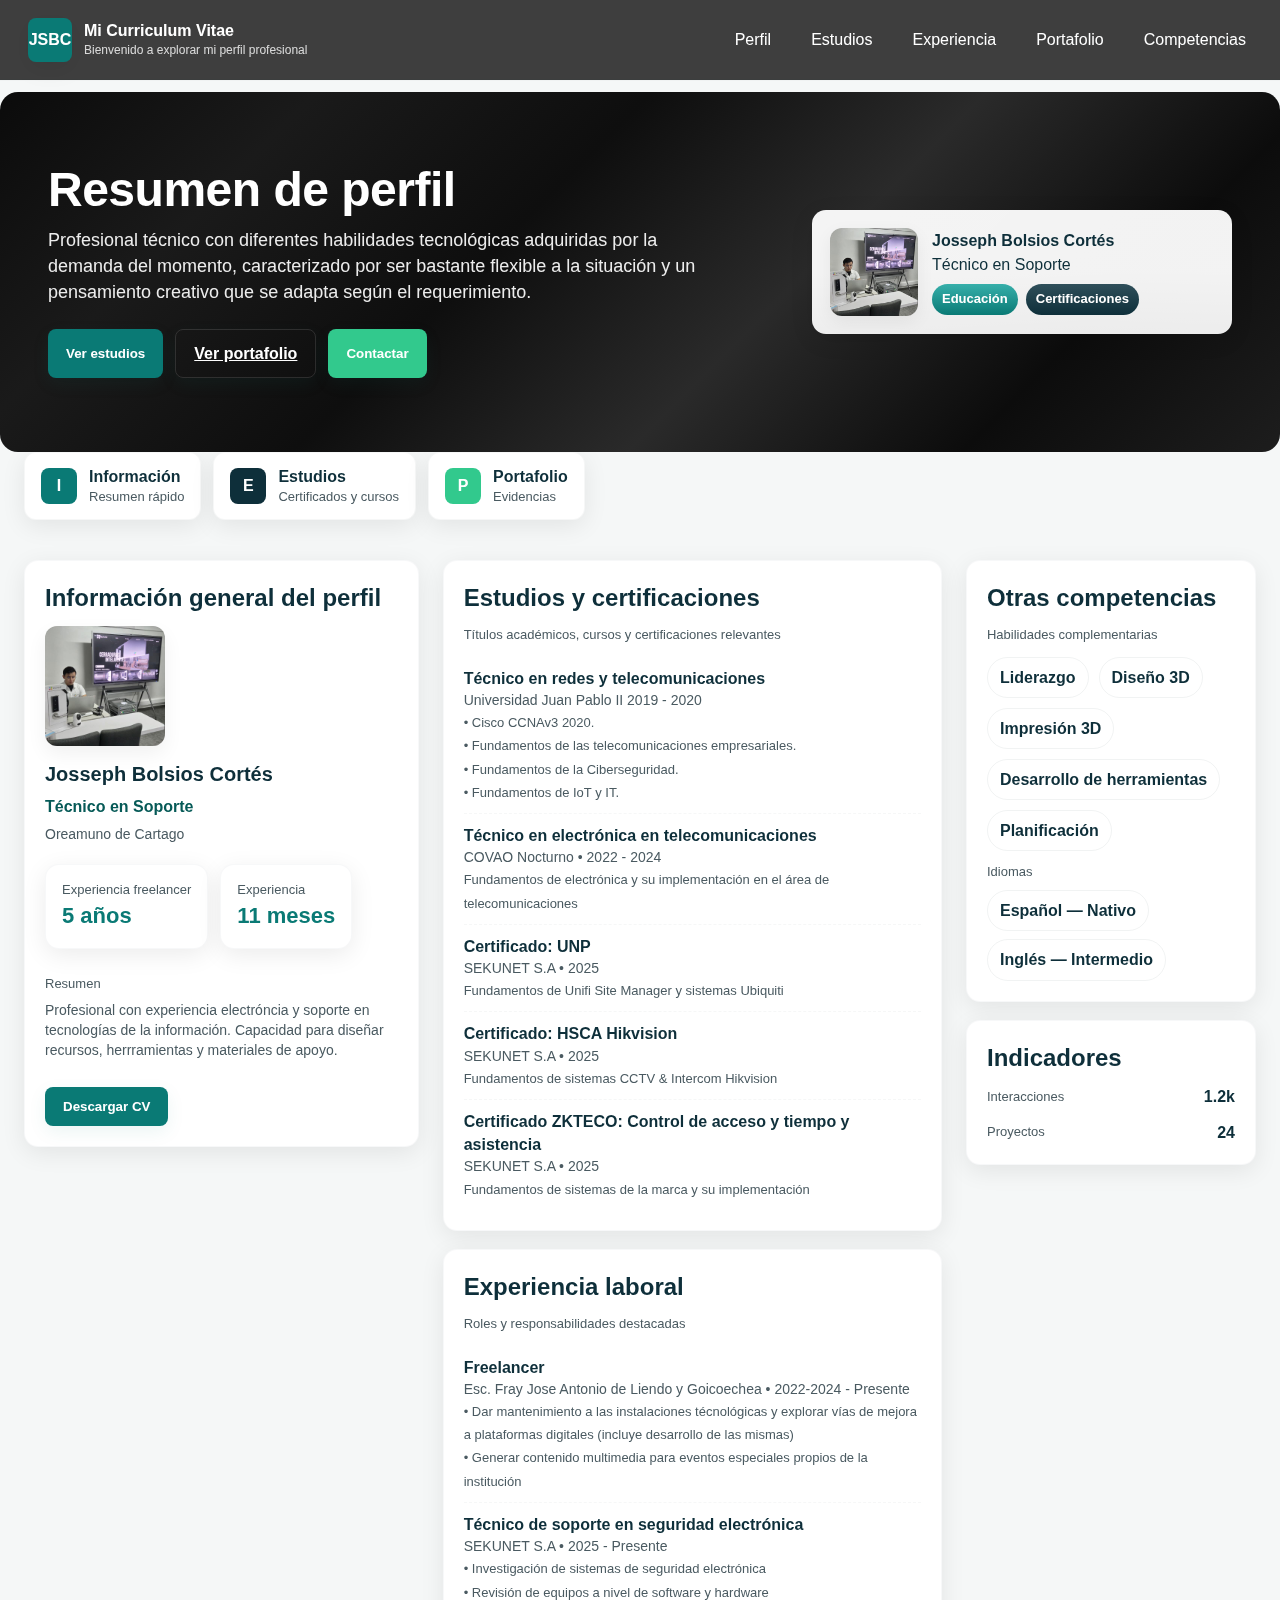
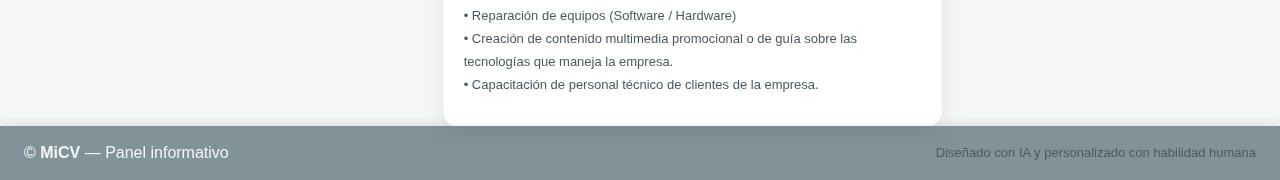
<file: index.html>
<!doctype html>
<html lang="es">
<head>
  <meta charset="utf-8" />
  <meta name="viewport" content="width=device-width,initial-scale=1" />
  <title>Dashboard Educativo — Perfil</title>
  <link rel="stylesheet" href="styles.css"> <!-- Enlace al nuevo archivo CSS -->
</head>
<body>
  <!-- NAVBAR -->
  <header class="navbar">
    <div class="container nav-inner">
      <div style="display:flex;align-items:center;gap:12px">
        <div class="brand" aria-hidden="true">
          <div class="logo">JSBC</div>
          <div style="color:var(--text-inverse)">
            <div style="font-weight:700">Mi Curriculum Vitae</div>
            <div style="font-size:12px;color:rgba(255,255,255,0.8)">Bienvenido a explorar mi perfil profesional</div>
          </div>
        </div>
      </div>

      <nav class="nav-links" aria-label="Navegación rápida">
        <a href="#info">Perfil</a>
        <a href="#estudios">Estudios</a>
        <a href="#experiencia">Experiencia</a>
        <a href="portfolio.html">Portafolio</a> <!-- Enlace a la nueva página -->
        <a href="#otras">Competencias</a>
      </nav>
    </div>
  </header>

  <!-- HERO -->
  <section class="hero container" aria-labelledby="hero-title">
    <!-- Use uploaded image as background (local path provided) -->
  <div class="bg" style="
  background: linear-gradient(
    135deg,
    #0a0a0a 0%,
    #1a1a1a 20%,
    #0e0e0e 40%,
    #2a2a2a 60%,
    #0c0c0c 80%,
    #1e1e1e 100%
  );
"></div>


    <div class="hero-content container">
      <div class="hero-grid">
        <div class="hero-text">
          <h1 id="hero-title">Resumen de perfil</h1>
          <p>Profesional técnico con diferentes habilidades tecnológicas adquiridas por la demanda del momento, caracterizado por ser bastante flexible a la situación y un pensamiento creativo que se adapta según el requerimiento.</p>

          <div class="hero-cta" role="toolbar" aria-label="Acciones rápidas">
            <button class="btn btn-primary" data-scroll-to="#estudios">Ver estudios</button>
            <a href="portfolio.html" class="btn btn-ghost">Ver portafolio</a> <!-- Enlace a la nueva página -->
            <button class="btn" style="background:var(--accent-success);color:#fff" data-scroll-to="#experiencia">Contactar</button>
          </div>
        </div>

        <div>
          <div class="hero-card" aria-hidden="false">
            <div class="hero-avatar">
              <!-- Reusing the same image as avatar; in real usage replace with profile photo -->
              <img src="Media/Perfil.jpg" alt="Avatar">
            </div>
            <div>
              <div style="font-weight:700;font-size:16px;color:var(--text-primary)">Josseph Bolsios Cortés</div>
              <div class="muted">Técnico en Soporte</div>
              <div style="margin-top:8px;display:flex;gap:8px;flex-wrap:wrap">
                <span class="badge">Educación</span>
                <span class="badge" style="background:linear-gradient(180deg,var(--color-secondary-light),var(--color-secondary-main))">Certificaciones</span>
              </div>
            </div>
          </div>
        </div>

      </div>
    </div>
  </section>

  <!-- Quick action floating cards -->
  <div class="container quick-actions" style="margin-top:0;">
    <a class="quick-btn" data-scroll-to="#info" title="Ir al perfil">
      <div style="width:36px;height:36px;border-radius:8px;background:var(--color-primary-main);display:flex;align-items:center;justify-content:center;color:#fff;font-weight:700">I</div>
      <div>
        <div style="font-weight:700">Información</div>
        <div class="muted-small">Resumen rápido</div>
      </div>
    </a>

    <a class="quick-btn" data-scroll-to="#estudios" title="Ver estudios">
      <div style="width:36px;height:36px;border-radius:8px;background:var(--color-secondary-main);display:flex;align-items:center;justify-content:center;color:#fff;font-weight:700">E</div>
      <div>
        <div style="font-weight:700">Estudios</div>
        <div class="muted-small">Certificados y cursos</div>
      </div>
    </a>

    <a href="portfolio.html" class="quick-btn" title="Ir al portafolio"> <!-- Enlace a la nueva página -->
      <div style="width:36px;height:36px;border-radius:8px;background:var(--accent-success);display:flex;align-items:center;justify-content:center;color:#fff;font-weight:700">P</div>
      <div>
        <div style="font-weight:700">Portafolio</div>
        <div class="muted-small">Evidencias</div>
      </div>
    </a>
  </div>

  <!-- MAIN GRID -->
  <main class="container">
    <section class="cards-grid" aria-label="Contenido principal">

      <!-- LEFT: Perfil -->
      <aside class="card col-4" id="info" aria-labelledby="perfil-title">
        <h3 id="perfil-title">Información general del perfil</h3>
        <div class="profile">
          <div class="photo" aria-hidden="true">
            <img src="Media/Perfil.jpg" alt="Foto de perfil">
          </div>

          <div class="meta">
            <div class="name">Josseph Bolsios Cortés</div>
            <div class="role">Técnico en Soporte</div>
            <div class="muted">Oreamuno de Cartago</div>
          </div>

          <div class="stats">
            <div class="card small-card" style="display:inline-block;">
              <div class="muted-small">Experiencia freelancer</div>
              <div class="value">5 años</div>
            </div>

            <div class="card small-card" style="display:inline-block;">
              <div class="muted-small">Experiencia</div>
              <div class="value">11 meses</div>
            </div>
          </div>

          <div style="margin-top:12px">
            <div class="muted-small">Resumen</div>
            <p class="muted" style="margin:6px 0 0 0">Profesional con experiencia electróncia y soporte en tecnologías de la información. Capacidad para diseñar recursos, herrramientas y materiales de apoyo.</p>
          </div>

          <div style="margin-top:12px">
            <button class="btn btn-primary" style="width:100%">Descargar CV</button>
          </div>
        </div>
      </aside>

      <!-- CENTER: Estudios y Experiencia (larger) -->
      <section class="col-5" aria-live="polite">
        <!-- Cards stack vertically -->
        <div class="card" id="estudios" aria-labelledby="estudios-title">
          <h3 id="estudios-title">Estudios y certificaciones</h3>
          <div class="muted-small">Títulos académicos, cursos y certificaciones relevantes</div>


          <div style="margin-top:12px">
            <div class="list-item">
              <div style="flex:1">
                <div style="font-weight:700">Técnico en redes y telecomunicaciones</div>
                <div class="muted">Universidad Juan Pablo II 2019 - 2020  </div>
                <small class="muted-small">• Cisco CCNAv3 2020.<br> • </small>
                <small class="muted-small">Fundamentos de las telecomunicaciones empresariales.<br> • </small>
                <small class="muted-small">Fundamentos de la Ciberseguridad.<br> • </small>
                <small class="muted-small">Fundamentos de IoT y IT.</small>
              </div>
            </div>

            <div class="list-item">
              <div style="flex:1">
                <div style="font-weight:700">Técnico en electrónica en telecomunicaciones</div>
                <div class="muted">COVAO Nocturno • 2022 - 2024</div>
                <small class="muted-small">Fundamentos de electrónica y su implementación en el área de telecomunicaciones</small>
              </div>
            </div>

            <div class="list-item">
              <div style="flex:1">
                <div style="font-weight:700">Certificado: UNP</div>
                <div class="muted">SEKUNET S.A • 2025</div>
                <small class="muted-small">Fundamentos de Unifi Site Manager y sistemas Ubiquiti</small>
              </div>
            </div>

             <div class="list-item">
              <div style="flex:1">
                <div style="font-weight:700">Certificado: HSCA Hikvision</div>
                <div class="muted">SEKUNET S.A • 2025</div>
                <small class="muted-small">Fundamentos de sistemas CCTV & Intercom Hikvision</small>
              </div>
            </div>

            <div class="list-item">
              <div style="flex:1">
                <div style="font-weight:700">Certificado ZKTECO: Control de acceso y tiempo y asistencia</div>
                <div class="muted">SEKUNET S.A • 2025</div>
                <small class="muted-small">Fundamentos de sistemas de la marca y su implementación</small>
              </div>
            </div>
          </div>
        </div>

        <div class="card" id="experiencia" style="margin-top:18px" aria-labelledby="experiencia-title">
          <h3 id="experiencia-title">Experiencia laboral</h3>
          <div class="muted-small">Roles y responsabilidades destacadas</div>

          <div style="margin-top:12px">
            <div class="list-item">
              <div style="flex:1">
                <div style="font-weight:700">Freelancer</div>
                <div class="muted">Esc. Fray Jose Antonio de Liendo y Goicoechea • 2022-2024 - Presente</div>
                <small class="muted-small">• Dar mantenimiento a las instalaciones técnológicas y explorar vías de mejora a plataformas digitales (incluye desarrollo de las mismas)<br> • Generar contenido multimedia para eventos especiales propios de la institución</small>
              </div>
            </div>

            <div class="list-item">
              <div style="flex:1">
                <div style="font-weight:700">Técnico de soporte en seguridad electrónica</div>
                <div class="muted">SEKUNET S.A • 2025 - Presente</div>
                <small class="muted-small">• Investigación de sistemas de seguridad electrónica <br> • Revisión de equipos a nivel de software y hardware <br>• Reparación de equipos (Software / Hardware) <br>• Creación de contenido multimedia promocional o de guía sobre las tecnologías que maneja la empresa. <br>• Capacitación de personal técnico de clientes de la empresa.</small>
              </div>
            </div>
          </div>
        </div>
      </section>

      <!-- RIGHT: Otras competencias y Indicadores -->
      <aside class="col-3">
        <!-- La sección de Portafolio ha sido movida a portfolio.html -->

        <div class="card" id="otras" aria-labelledby="otras-title"> <!-- Eliminado style="margin-top:18px" para que suba si es el primer elemento -->
          <h3 id="otras-title">Otras competencias</h3>
          <div class="muted-small">Habilidades complementarias</div>

          <div class="chips">
            <div class="chip">Liderazgo</div>
            <div class="chip">Diseño 3D</div>
            <div class="chip">Impresión 3D</div>
            <div class="chip">Desarrollo de herramientas</div>
            <div class="chip">Planificación</div>
          </div>

          <div style="margin-top:12px">
            <div class="muted-small">Idiomas</div>
            <div style="display:flex;gap:8px;margin-top:8px;flex-wrap:wrap">
              <div class="chip">Español — Nativo</div>
              <div class="chip">Inglés — Intermedio</div>
            </div>
          </div>
        </div>

        <div class="card" style="margin-top:18px">
          <h3>Indicadores</h3>
          <div style="display:flex;flex-direction:column;gap:12px;margin-top:8px">
            <div style="display:flex;justify-content:space-between;align-items:center">
              <div class="muted-small">Interacciones</div>
              <div style="font-weight:700">1.2k</div>
            </div>
            <div style="display:flex;justify-content:space-between;align-items:center">
              <div class="muted-small">Proyectos</div>
              <div style="font-weight:700">24</div>
            </div>
          </div>
        </div>
      </aside>

    </section>
  </main>

  <!-- FOOTER -->
   <footer>
    <div class="container">
      <div class="foot-row">
        <p>© <strong>MiCV</strong> — Panel informativo</p>
        <p class="muted-small">Diseñado con IA y personalizado con habilidad humana</p>
      </div>
    </div>
  </footer>

  <script src="script.js"></script>
</body>
</html>
</file>
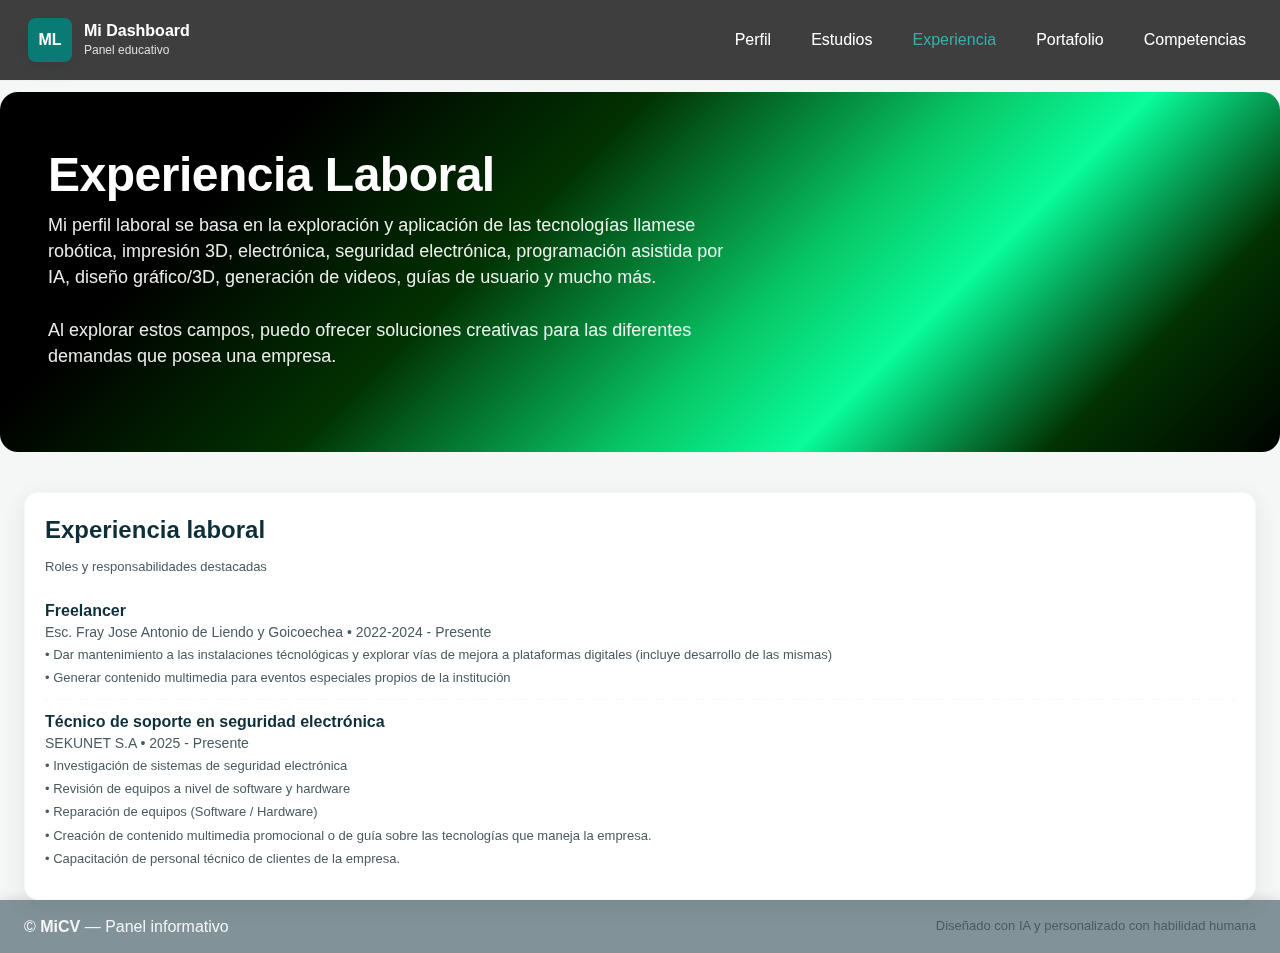
<file: exp.html>
<!doctype html>
<html lang="es">
<head>
  <meta charset="utf-8" />
  <meta name="viewport" content="width=device-width,initial-scale=1" />
  <title>Dashboard Educativo — Experiencia</title> <!-- Título corregido -->
  <link rel="stylesheet" href="styles.css"> <!-- Enlace al CSS compartido -->
</head>
<body>
  <!-- NAVBAR -->
  <header class="navbar">
    <div class="container nav-inner">
      <div style="display:flex;align-items:center;gap:12px">
        <div class="brand" aria-hidden="true">
          <div class="logo">ML</div>
          <div style="color:var(--text-inverse)">
            <div style="font-weight:700">Mi Dashboard</div>
            <div style="font-size:12px;color:rgba(255,255,255,0.8)">Panel educativo</div>
          </div>
        </div>
      </div>

      <nav class="nav-links" aria-label="Navegación rápida">
        <a href="index.html">Perfil</a>
        <a href="index.html#estudios">Estudios</a>
        <a href="exp.html" class="active">Experiencia</a> <!-- 'active' aquí -->
        <a href="portfolio.html">Portafolio</a> <!-- Enlace corregido y 'active' eliminado -->
        <a href="index.html#otras">Competencias</a>
      </nav>
    </div>
  </header>
  
  <!-- HERO -->
  <section class="hero2 container" aria-labelledby="hero-title">
    <div class="bg" style="
  background: linear-gradient(
    135deg,
    #000000 20%,
    #003300 40%,
    #00cc66 60%,
    #00ff99 70%,
    #003300 85%,
    #000000 100%
);"></div>

    <div class="hero-content container">
      <div class="hero-grid">
        <div class="hero-text">
          <h1 id="hero-title">Experiencia Laboral</h1>
          <p>Mi perfil laboral se basa en la exploración y aplicación de las tecnologías llamese robótica, impresión 3D, electrónica, seguridad electrónica, programación asistida por IA, diseño gráfico/3D, generación de videos, guías de usuario y mucho más.
           <br> <br> Al explorar estos campos, puedo ofrecer soluciones creativas para las diferentes demandas que posea una empresa. </p>
        </div>
      </div> <!-- Cierra div.hero-grid -->
    </div> <!-- Cierra div.hero-content -->
  </section> <!-- Cierra section.hero2 -->
  
  <!-- MAIN GRID (Ahora fuera del hero2 y con margen superior) -->
  <main class="container" style="margin-top: var(--space-lg);">
    <section class="cards-grid" aria-label="Contenido principal">
      
      <!-- La tarjeta de experiencia ahora abarcará todo el ancho de la cuadrícula -->
      <div class="card col-12" id="experiencia" aria-labelledby="experiencia-title">
          <h3 id="experiencia-title">Experiencia laboral</h3>
          <div class="muted-small">Roles y responsabilidades destacadas</div>
          
          <div style="margin-top:12px">
            <div class="list-item">
              <div style="flex:1">
                <div style="font-weight:700">Freelancer</div>
                <div class="muted">Esc. Fray Jose Antonio de Liendo y Goicoechea • 2022-2024 - Presente</div>
                <small class="muted-small">• Dar mantenimiento a las instalaciones técnológicas y explorar vías de mejora a plataformas digitales (incluye desarrollo de las mismas)<br> • Generar contenido multimedia para eventos especiales propios de la institución</small>
              </div>
            </div>

            <div class="list-item">
              <div style="flex:1">
                <div style="font-weight:700">Técnico de soporte en seguridad electrónica</div>
                <div class="muted">SEKUNET S.A • 2025 - Presente</div>
                <small class="muted-small">• Investigación de sistemas de seguridad electrónica <br> • Revisión de equipos a nivel de software y hardware <br>• Reparación de equipos (Software / Hardware) <br>• Creación de contenido multimedia promocional o de guía sobre las tecnologías que maneja la empresa. <br>• Capacitación de personal técnico de clientes de la empresa.</small>
              </div>
            </div>
          </div>
      </div>
    </section>
  </main>

  <!-- FOOTER -->
  <footer>
    <div class="container">
      <div class="foot-row">
        <p>© <strong>MiCV</strong> — Panel informativo</p>
        <p class="muted-small">Diseñado con IA y personalizado con habilidad humana</p>
      </div>
    </div>
  </footer>

  <script>
    // Script para resaltar el enlace activo en la navbar (solo para esta página)
    document.addEventListener('DOMContentLoaded', () => {
      const currentPath = window.location.pathname.split('/').pop();
      const navLinks = document.querySelectorAll('.nav-links a');
      navLinks.forEach(link => {
        // Maneja casos donde el href podría ser "exp.html" o "index.html#experiencia"
        const linkPath = link.getAttribute('href').split('/').pop().split('#')[0];
        if (linkPath === currentPath) {
          link.classList.add('active');
        } else {
          link.classList.remove('active');
        }
      });
    });
  </script>
</body>
</html>
</file>
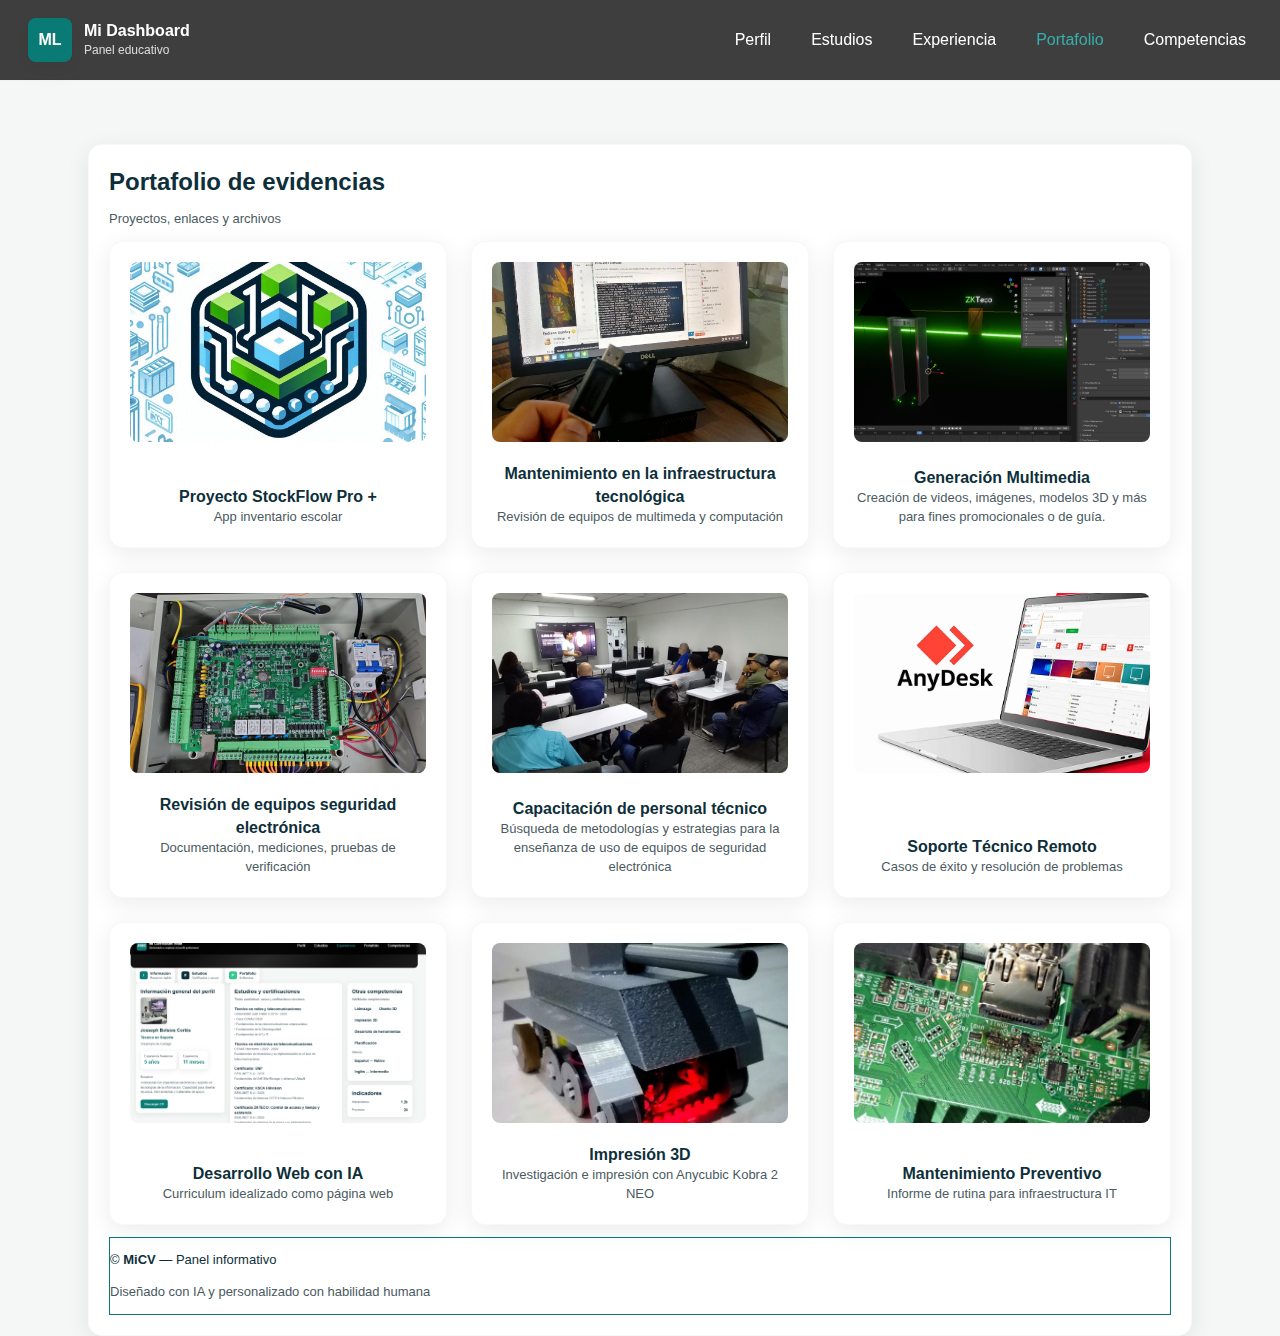
<file: portfolio.html>
<!doctype html>
<html lang="es">
<head>
  <meta charset="utf-8" />
  <meta name="viewport" content="width=device-width,initial-scale=1" />
  <title>Dashboard Educativo — Portafolio</title>
  <link rel="stylesheet" href="styles.css"> <!-- Enlace al CSS compartido -->
</head>
<body>
  <!-- NAVBAR -->
  <header class="navbar">
    <div class="container nav-inner">
      <div style="display:flex;align-items:center;gap:12px">
        <div class="brand" aria-hidden="true">
          <div class="logo">ML</div>
          <div style="color:var(--text-inverse)">
            <div style="font-weight:700">Mi Dashboard</div>
            <div style="font-size:12px;color:rgba(255,255,255,0.8)">Panel educativo</div>
          </div>
        </div>
      </div>

      <nav class="nav-links" aria-label="Navegación rápida">
        <a href="index.html">Perfil</a>
        <a href="index.html#estudios">Estudios</a>
        <a href="index.html#experiencia">Experiencia</a>
        <a href="portfolio.html" class="active">Portafolio</a> <!-- Marcar como activo -->
        <a href="index.html#otras">Competencias</a>
      </nav>
    </div>
  </header>

  <main style="margin-top: var(--space-xl);">
    <div class="container-wider"> <!-- Contenedor más ancho para el contenido principal -->
      <div class="card" id="portafolio" aria-labelledby="portafolio-title">
        <h3 id="portafolio-title">Portafolio de evidencias</h3>
        <div class="muted-small">Proyectos, enlaces y archivos</div>

        <div class="portfolio-grid" style="margin-top:12px">
          <div class="portfolio-item">
            <div class="portfolio-thumb">
              <img src="Media/sttockflow.jpeg" alt="Evidencia 1"></div>
            <div>
              <div style="font-weight:700">Proyecto StockFlow Pro +</div>
              <div class="muted-small">App inventario escolar</div>
            </div>
          </div>

          <div class="portfolio-item">
            <div class="portfolio-thumb">
              <img src="Media/MdeT.jpg" alt="Evidencia 2">
            </div>
            <div>
              <div style="font-weight:700">Mantenimiento en la infraestructura tecnológica</div>
              <div class="muted-small">Revisión de equipos de multimeda y computación</div>
            </div>
          </div>
          <div class="portfolio-item">
            <div class="portfolio-thumb">
              <img src="Media/BLEND.png" alt="Evidencia 3">
            </div>
            <div>
              <div style="font-weight:700">Generación Multimedia</div>
              <div class="muted-small">Creación de videos, imágenes, modelos 3D y más para fines promocionales o de guía.</div>
            </div>
          </div>
          <div class="portfolio-item">
            <div class="portfolio-thumb">
              <img src="Media/acc.jpg" alt="Evidencia 4">
            </div>
            <div>
              <div style="font-weight:700">Revisión de equipos seguridad electrónica</div>
              <div class="muted-small">Documentación, mediciones, pruebas de verificación</div>
            </div>
          </div>
          <div class="portfolio-item">
            <div class="portfolio-thumb">
              <img src="Media/capa.jpg" alt="Evidencia 5">
            </div>
            <div>
              <div style="font-weight:700">Capacitación de personal técnico</div>
              <div class="muted-small">Búsqueda de metodologías y estrategias para la enseñanza de uso de equipos de seguridad electrónica</div>
            </div>
          </div>
          <div class="portfolio-item">
            <div class="portfolio-thumb">
              <img src="Media/any.webp" alt="Evidencia 6">
            </div>
            <div>
              <div style="font-weight:700">Soporte Técnico Remoto</div>
              <div class="muted-small">Casos de éxito y resolución de problemas</div>
            </div>
          </div>
          <div class="portfolio-item">
            <div class="portfolio-thumb">
              <img src="Media/cv.png" alt="Evidencia 7">
            </div>
            <div>
              <div style="font-weight:700">Desarrollo Web con IA</div>
              <div class="muted-small">Curriculum idealizado como página web</div>
            </div>
          </div>
          <div class="portfolio-item">
            <div class="portfolio-thumb">
              <img src="Media/tank.jpg" alt="Evidencia 8">
            </div>
            <div>
              <div style="font-weight:700">Impresión 3D</div>
              <div class="muted-small">Investigación e impresión con Anycubic Kobra 2 NEO</div>
            </div>
          </div>
          <div class="portfolio-item">
            <div class="portfolio-thumb">
              <img src="Media/info.jpg" alt="Evidencia 9">
            </div>
            <div>
              <div style="font-weight:700">Mantenimiento Preventivo</div>
              <div class="muted-small">Informe de rutina para infraestructura IT</div>
            </div>
          </div>
        </div>

        <div style="margin-top:12px">
          <div class="muted-small" style="width:100%;border:1px solid var(--color-primary-main);color:var(--color-primary-main)
        </div>
      </div>
    </div>
  </main>

  <!-- FOOTER -->
  <footer>
    <div class="container">
      <div class="foot-row">
        <p>© <strong>MiCV</strong> — Panel informativo</p>
        <p class="muted-small">Diseñado con IA y personalizado con habilidad humana</p>
      </div>
    </div>
  </footer>

  <script>
    // Script para resaltar el enlace activo en la navbar (solo para esta página)
    document.addEventListener('DOMContentLoaded', () => {
      const currentPath = window.location.pathname.split('/').pop();
      const navLinks = document.querySelectorAll('.nav-links a');
      navLinks.forEach(link => {
        if (link.getAttribute('href').split('/').pop() === currentPath) {
          link.classList.add('active');
        } else {
          link.classList.remove('active');
        }
      });
    });
  </script>
</body>
</html>
</file>
<file: styles.css>
/* ------------------------
   Design tokens (from JSON)
   ------------------------ */
:root{
  /* Colors */
  --color-primary-main: #0A7A75;
  --color-primary-light: #36AFAA;
  --color-primary-dark: #065A57;
  --color-secondary-main: #0E2F3A; /* Este es el color base, pero lo sobrescribiremos para el footer */
  --color-secondary-light: #2F4F5A;
  --color-secondary-dark: #091E24;
  --bg-main: #FFFFFF;
  --bg-soft: #F5F7F7;
  --text-primary: #0E2F3A;
  --text-secondary: #4A5A61;
  --text-inverse: #FFFFFF;
  --accent-success: #32C98D;
  --accent-highlight: #0A7A75;

  /* Typograhy */
  --font-family: "ModernSans", "Inter", "Helvetica Neue", Helvetica, Arial, sans-serif;
  --hero-title-size: 48px;
  --title1-size: 32px;
  --title2-size: 24px;
  --subtitle-size: 18px;
  --body-size: 16px;
  --small-size: 14px;

  /* Layout */
  --max-width: 1300px;
  --gutter: 24px;
  --radius-card: 14px;
  --radius-btn: 8px;
  --shadow-soft: 0 6px 24px rgba(0,0,0,0.08);

  /* Spacing */
  --space-xs: 8px;
  --space-sm: 16px;
  --space-md: 24px;
  --space-lg: 40px;
  --space-xl: 64px;

  --transition-fast: 0.25s ease;
  --hover-lift-amount: 3px;
}

/* ------------------------
   Base
   ------------------------ */
*{box-sizing:border-box}
html,body{height:100%}
body{
  margin:0;
  font-family:var(--font-family);
  background:var(--bg-soft);
  color:var(--text-primary);
  -webkit-font-smoothing:antialiased;
  -moz-osx-font-smoothing:grayscale;
  line-height:1.45;
  font-size:var(--body-size);
  padding-bottom: 220px; /* Aumentado para asegurar espacio al footer fijo */
}

.container{
  max-width:var(--max-width);
  margin:0 auto;
  padding:0 var(--gutter);
}

/* Nueva clase para un contenedor más ancho */
.container-wider{
  max-width: 1600px; /* Aumenta el ancho máximo */
  margin:0 auto;
  padding:0 var(--gutter);
}


/* ------------------------
   Navbar / Hero
   ------------------------ */
header.navbar {
  position: sticky;
  top: 0;
  z-index: 40;
  height: 80px;
  display: flex;
  align-items: center;
  backdrop-filter: blur(8px);

  /* Fondo negro con 75% de transparencia */
  background: rgba(0, 0, 0, 0.75);

  border-bottom: 1px solid rgba(14,47,58,0.06);
  box-shadow: 0 1px 0 rgba(0,0,0,0.02);
}
.nav-inner{
  display:flex;
  align-items:center;
  justify-content:space-between;
  width:100%;
}
.brand{
  display:flex;
  align-items:center;
  gap:12px;
  color:var(--text-inverse);
  margin-left:4px;
}
.brand .logo{
  width:44px;height:44px;border-radius:8px;background:var(--color-primary-main);
  display:flex;align-items:center;justify-content:center;font-weight:700;color:var(--text-inverse);
  box-shadow: var(--shadow-soft);
}
.nav-links{
  display:flex;
  gap:20px;
  align-items:center;
}
.nav-links a{
  color:var(--text-inverse);
  text-decoration:none;
  font-weight:500;
  padding:8px 10px;
  border-radius:6px;
  transition:color var(--transition-fast), transform var(--transition-fast);
}
.nav-links a:hover{ color:var(--color-primary-light); transform:translateY(-2px) }
.nav-links a.active{ color:var(--color-primary-light); } /* Added for active state */


/* Hero */
.hero{
  position:relative;
  height:40vh;
  min-height:360px;
  margin-top:12px;
  overflow:hidden;
  border-radius:18px;
}

.hero2{
  position:relative;
  height:30vh;
  min-height:360px;
  margin-top:12px;
  overflow:hidden;
  border-radius:18px;
}

.hero .bg{
  position:absolute;
  inset:0;
  background-position:center;
  background-size:cover;
  filter: saturate(95%);
  transform: scale(1.02);
}
/* overlay to apply the teal dark tint */
.hero::before{
  content:"";
  position:absolute;inset:0;
  background: rgba(14,47,58,0.55);
  mix-blend-mode: overlay;
}

.hero2 .bg{
  position:absolute;
  inset:0;
  background-position:center;
  background-size:cover;
  filter: saturate(95%);
  transform: scale(1.02);
}
/* overlay to apply the teal dark tint */
.hero2::before{
  content:"";
  position:absolute;inset:0;
  background: rgba(0, 255, 128, 0.55);;
  mix-blend-mode: overlay;
}


.hero-content{
  position:relative;
  z-index:2;
  height:100%;
  display:flex;
  align-items:center;
}
.hero-grid{
  display:grid;
  grid-template-columns: 1fr 420px;
  gap:24px;
  align-items:center;
  width:100%;
}
.hero-text h1{
  margin:0 0 12px 0;
  color:var(--text-inverse);
  font-size:calc(var(--hero-title-size));
  line-height:1.02;
  font-weight:700;
  letter-spacing:-0.5px;
}
.hero-text p{
  margin:0 0 var(--space-md) 0;
  color:rgba(255,255,255,0.92);
  font-size:var(--subtitle-size);
  max-width:680px;
}
.hero-cta{
  display:flex;gap:12px;flex-wrap:wrap;
}
.btn{
  display:inline-flex;
  align-items:center;
  gap:10px;
  padding:12px 18px;
  border-radius:var(--radius-btn);
  border:0;
  cursor:pointer;
  font-weight:600;
  transition: transform var(--transition-fast), box-shadow var(--transition-fast), background var(--transition-fast);
  box-shadow: 0 6px 18px rgba(10,122,117,0.08);
}
.btn-primary{
  background:var(--color-primary-main);
  color:var(--text-inverse);
}
.btn-ghost{
  background:transparent;
  color:var(--text-inverse);
  border:1px solid rgba(255,255,255,0.12);
}
.btn:hover{ transform: translateY(-3px) }

.hero-card{
  background: linear-gradient(180deg, rgba(255,255,255,0.95) 50%, rgba(255,255,255,0.92) 100%);
  border-radius:14px;
  padding:18px;
  box-shadow:var(--shadow-soft);
  display:flex;
  gap:14px;
  align-items:center;
}
.hero-avatar{
  width:88px;height:88px;border-radius:12px;overflow:hidden;
  box-shadow: 0 6px 18px rgba(0,0,0,0.06);
}
.hero-avatar img{ width:100%;height:100%;object-fit:cover;display:block }

/* ------------------------
   Quick buttons
   ------------------------ */
.quick-actions{
  margin-top: var(--space-md);    /* Espacio entre el hero y los botones rápidos (ej. 24px) */
  margin-bottom: var(--space-lg); /* Espacio entre los botones rápidos y el contenido principal (ej. 40px) */
  display:flex;
  gap:12px;
  justify-content:flex-start;
  padding-bottom:0;
}

.quick-btn{
  background:var(--bg-main);
  border-radius:12px;
  padding:12px 16px;
  box-shadow:var(--shadow-soft);
  display:flex;
  gap:12px;
  align-items:center;
  cursor:pointer;
  transition: transform var(--transition-fast), box-shadow var(--transition-fast);
  border:1px solid rgba(14,47,58,0.04);
  text-decoration: none; /* Ensure quick-btn links don't have underlines */
  color: var(--text-primary); /* Ensure text color is correct for links */
}
.quick-btn:hover{ transform: translateY(-4px) }

/* ------------------------
   Main grid (cards)
   ------------------------ */
main{
  margin-top: var(--space-lg);
  margin-bottom: var(--space-xl);
}
.cards-grid{
  display:grid;
  grid-template-columns: repeat(12, 1fr);
  gap:var(--gutter);
  align-items:start;
}

/* Card utility */
.card{
  background:var(--bg-main);
  border-radius:var(--radius-card);
  padding:20px;
  box-shadow:var(--shadow-soft);
  border: 1px solid rgba(14,47,58,0.03);
}
.card h3{
  margin:0 0 10px 0;
  font-size:var(--title2-size);
  color:var(--text-primary);
  font-weight:600;
}
.card .muted{ color:var(--text-secondary); font-size:var(--small-size) }

/* Layout specifics: columns */
/* Left column: profile (4 cols) center: main content (5 cols) right: small cards (3 cols) */
.col-4{ grid-column: span 4; }
.col-5{ grid-column: span 5; }
.col-3{ grid-column: span 3; }
.col-12{ grid-column: span 12; }


/* Profile card specifics */
.profile{
  display:flex;
  flex-direction:column;
  gap:14px;
  align-items:flex-start;
}
.profile .photo{
  width:120px;height:120px;border-radius:12px;overflow:hidden;
  box-shadow:0 8px 20px rgba(0,0,0,0.06);
}
.profile .photo img{ width:100%;height:100%;object-fit:cover;display:block }
.profile .meta{ display:flex;flex-direction:column;gap:6px }
.profile .meta .name{ font-size:20px;font-weight:700;color:var(--text-primary) }
.profile .meta .role{ color:var(--color-primary-dark); font-weight:600 }
.profile .stats{ display:flex;gap:12px; margin-top:6px; flex-wrap:wrap }
.badge{ background:linear-gradient(180deg,var(--color-primary-light),var(--color-primary-main)); color:var(--text-inverse); padding:6px 10px;border-radius:999px;font-weight:600; font-size:13px }

/* Studies & Experience list */
.list-item{ display:flex;gap:12px;padding:10px 0;border-top:1px dashed rgba(14,47,58,0.04) }
.list-item:first-of-type{ border-top:0 }
.list-item .meta small{ display:block;color:var(--text-secondary) }

/* Portfolio cards (grid mode) */
.portfolio-grid{
  display:grid;
  grid-template-columns: repeat(3, 1fr); /* Tres columnas para el modo de malla */
  gap:var(--gutter); /* Espacio entre los ítems del portafolio */
  margin-top:12px;
}
.portfolio-item{
  background:var(--bg-main); /* Cada ítem es una tarjeta distinta */
  border-radius:var(--radius-card);
  padding:20px;
  box-shadow:var(--shadow-soft);
  border:1px solid rgba(14,47,58,0.03);
  display:flex; /* Usar flexbox para alinear contenido dentro de cada ítem */
  flex-direction: column; /* Imagen arriba, texto abajo */
  gap:10px;
  align-items: center; /* Centrar el contenido horizontalmente */
  text-align: center; /* Centrar el texto */
  height: 100%; /* Asegura que todos los ítems en una fila tengan la misma altura */
  justify-content: space-between; /* Distribuye el espacio verticalmente */
}
.portfolio-thumb{
  width: 100%; /* La imagen ocupa todo el ancho del ítem */
  height:180px; /* Altura fija para las miniaturas en la cuadrícula */
  border-radius:8px;
  overflow:hidden;
  flex-shrink:0;
  margin-bottom: 10px; /* Espacio debajo de la imagen */
}
.portfolio-thumb img{ width:100%;height:100%;object-fit:cover; } /* Cambiado a 'cover' para llenar el espacio */

/* Other competencies as chips */
.chips{ display:flex;gap:10px;flex-wrap:wrap;margin-top:12px }
.chip{ padding:8px 12px;border-radius:999px;border:1px solid rgba(14,47,58,0.06); font-weight:600; background:transparent }

/* Right small cards */
.small-card{ padding:16px; text-align:left }
.small-card .value{ font-size:22px;font-weight:700;color:var(--color-primary-main) }

/* Footer */
footer{
  background: rgba(14, 47, 58, 0.5); /* Color base #0E2F3A con 50% de transparencia */
  color:var(--text-inverse);
  padding:15px 0;
  position: down; /* Fija el footer a la ventana */
  bottom: 0;
  left: 0;
  width: 100%;
  z-index: 100; /* Asegura que esté por encima de otros contenidos */
  box-shadow: 0 -2px 10px rgba(0,0,0,0.1); /* Sombra sutil en la parte superior */
}
footer .foot-row{ display:flex;align-items:center;justify-content:space-between; gap:15px }
footer p{ margin:0; color:rgba(255,255,255,0.9) }

/* ------------------------
   Responsive
   ------------------------ */
@media (min-width: 1600px) { /* Cuando el viewport es más ancho que 1600px, limita el contenedor */
  .container-wider {
    max-width: 1600px;
  }
}
@media (max-width: 1600px) and (min-width: 1101px) { /* Entre 1101px y 1600px, usa un porcentaje */
  .container-wider {
    max-width: 90%; /* Ajusta según sea necesario, por ejemplo, 90% del ancho del viewport */
  }
}

@media (max-width:1100px){
  .hero-grid{ grid-template-columns: 1fr 320px }
  .col-4{ grid-column: span 12; }
  .col-5{ grid-column: span 12; }
  .col-3{ grid-column: span 12; }
  .portfolio-grid{
    grid-template-columns: repeat(2, 1fr); /* Dos columnas en pantallas medianas */
  }
  .portfolio-thumb{
    height: 150px; /* Altura ligeramente menor para pantallas medianas */
  }
  /* Ajusta también container-wider para pantallas más pequeñas */
  .container-wider {
    max-width: var(--max-width); /* Vuelve al max-width por defecto en pantallas más pequeñas */
  }
  .hero{ height:56vh }
}
@media (max-width:640px){
  .nav-links{ display:none }
  .hero-grid{ grid-template-columns: 1fr }
  .hero .bg{ transform: scale(1.08) }
  .hero-text h1{ font-size:32px }
  .hero{ min-height:300px }
  .portfolio-grid{
    grid-template-columns: 1fr; /* Una columna en pantallas pequeñas */
  }
  .portfolio-thumb{
    height: 180px; /* Altura ajustada para una sola columna en móviles */
  }
}

/* small helpers */
.muted-small{ color:var(--text-secondary); font-size:13px }
.text-right{ text-align:right }
</file>
